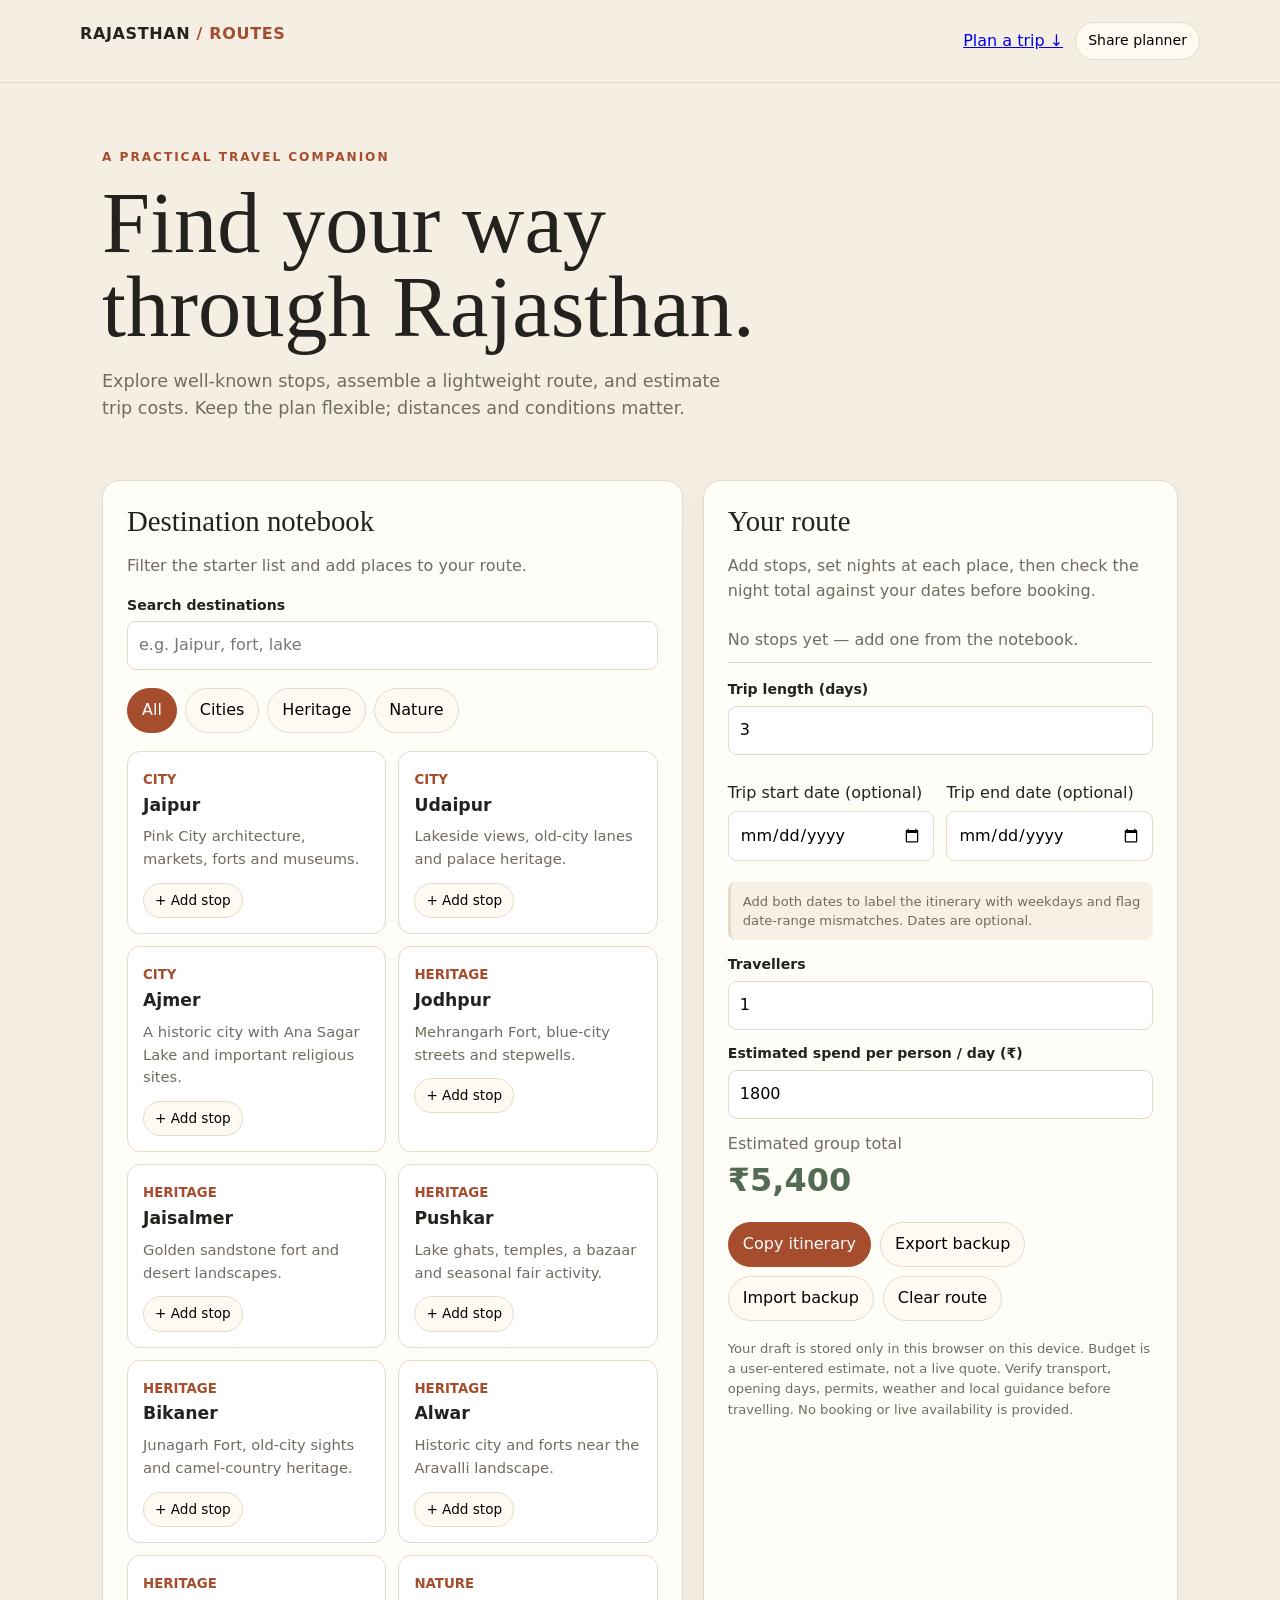
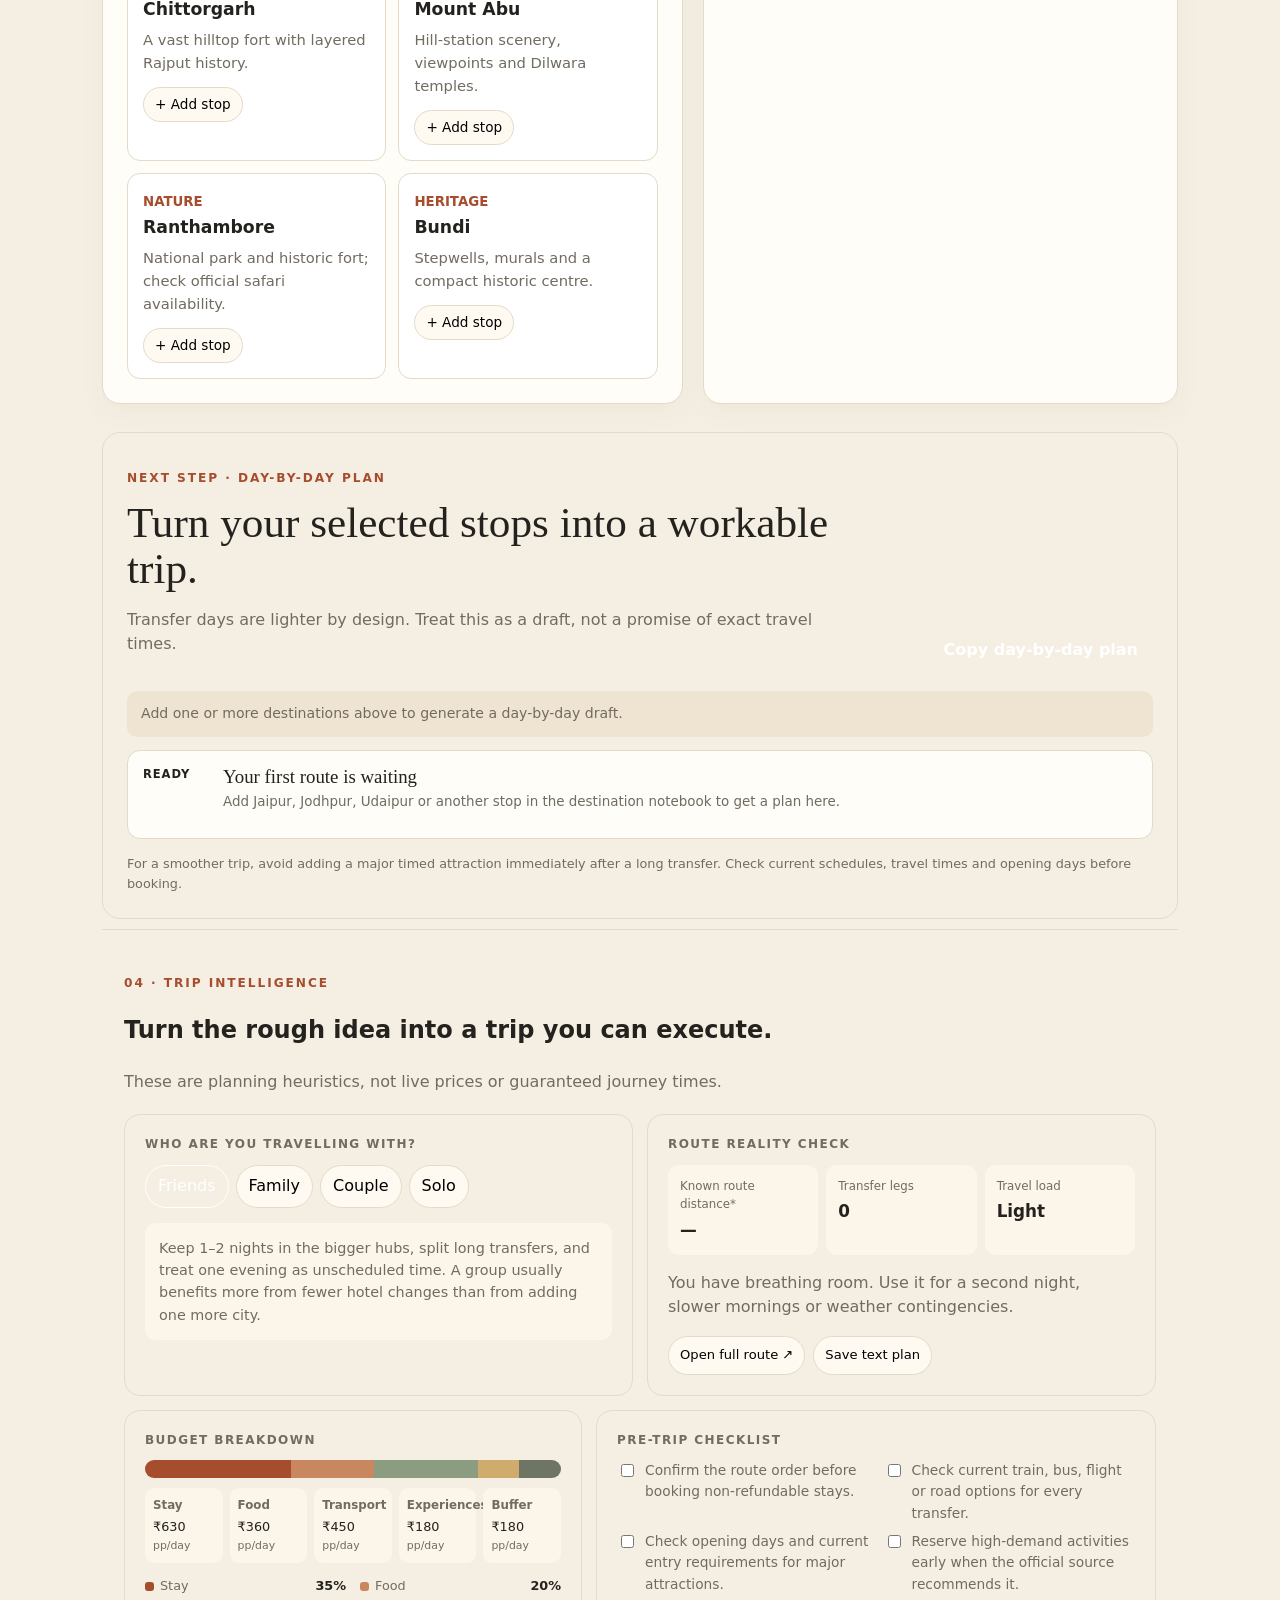
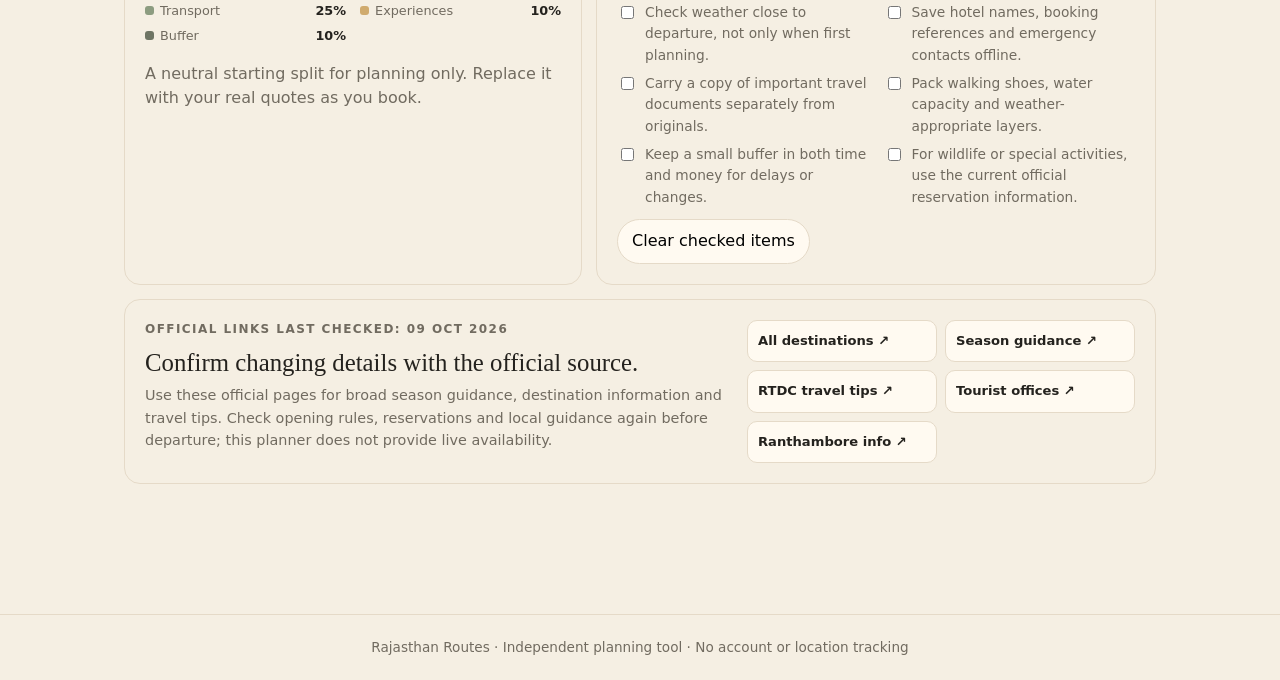
<file: index.html>
<!doctype html>
<html lang="en">
<head>
  <meta charset="utf-8">
  <meta name="viewport" content="width=device-width, initial-scale=1">
  <meta name="theme-color" content="#a64d2e">
  <meta name="robots" content="noindex">
  <title>Opening Rajasthan Routes…</title>
  <style>
    body{margin:0;min-height:100vh;display:grid;place-items:center;background:#f4eee3;color:#24221e;font:16px/1.5 system-ui,sans-serif}
    main{width:min(520px,calc(100% - 36px));padding:28px;background:#fffdf8;border:1px solid #ded2bf;border-radius:18px}
    h1{font:2rem Georgia,serif;margin:0 0 8px}
    p{color:#736c61}
    a{display:inline-block;margin-top:8px;background:#a64d2e;color:white;text-decoration:none;font-weight:700;padding:10px 15px;border-radius:999px}
  </style>
  <script>
    (function () {
      var base = window.location.pathname.replace(/index[.]html$/i, "");
      if (!base.endsWith("/")) base += "/";
      var target = base + "site/" + window.location.search + window.location.hash;
      var fallback = document.getElementById("appLink");
      if (fallback) fallback.href = target;
      window.location.replace(target);
    })();
  </script>
</head>
<body>
  <main>
    <h1>Rajasthan Routes</h1>
    <p>Opening the travel planner. If automatic redirection is blocked, use the button below.</p>
    <a id="appLink" href="./site/">Open the travel planner</a>
  </main>
</body>
</html>
</file>
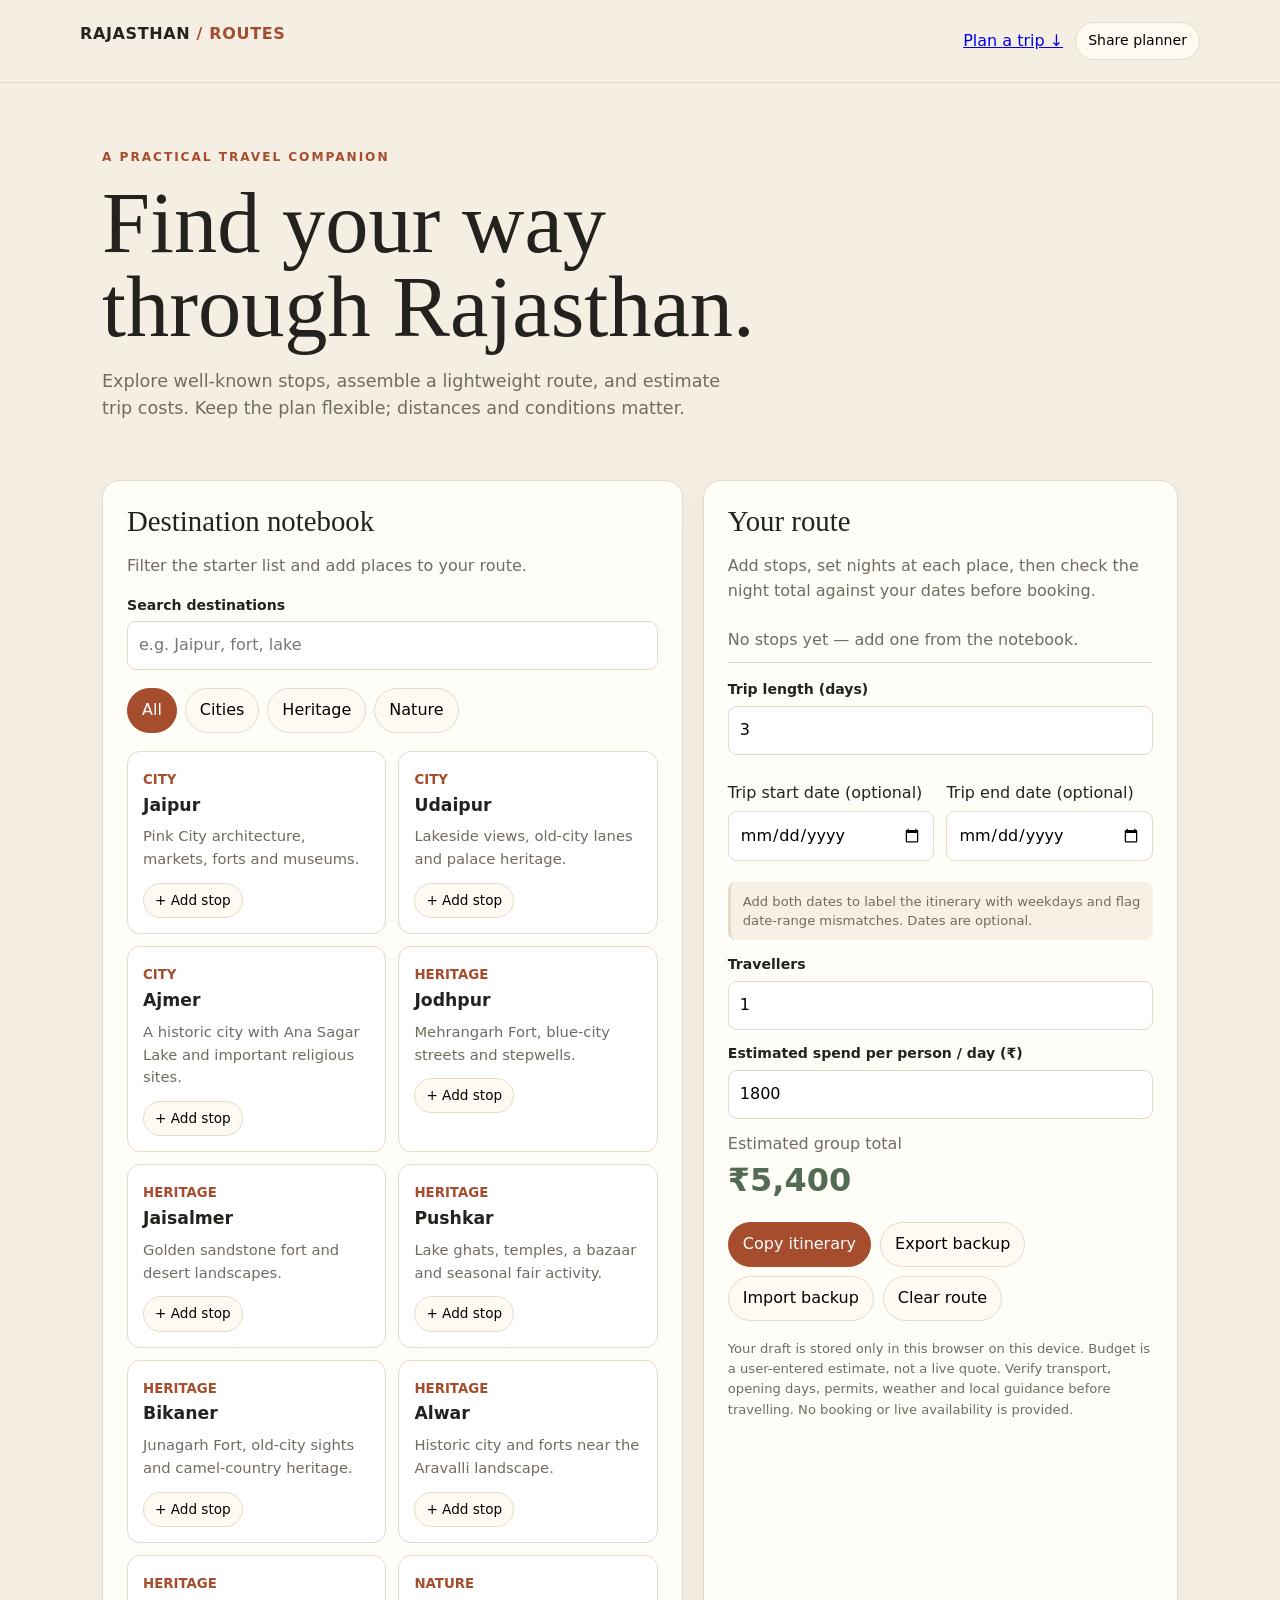
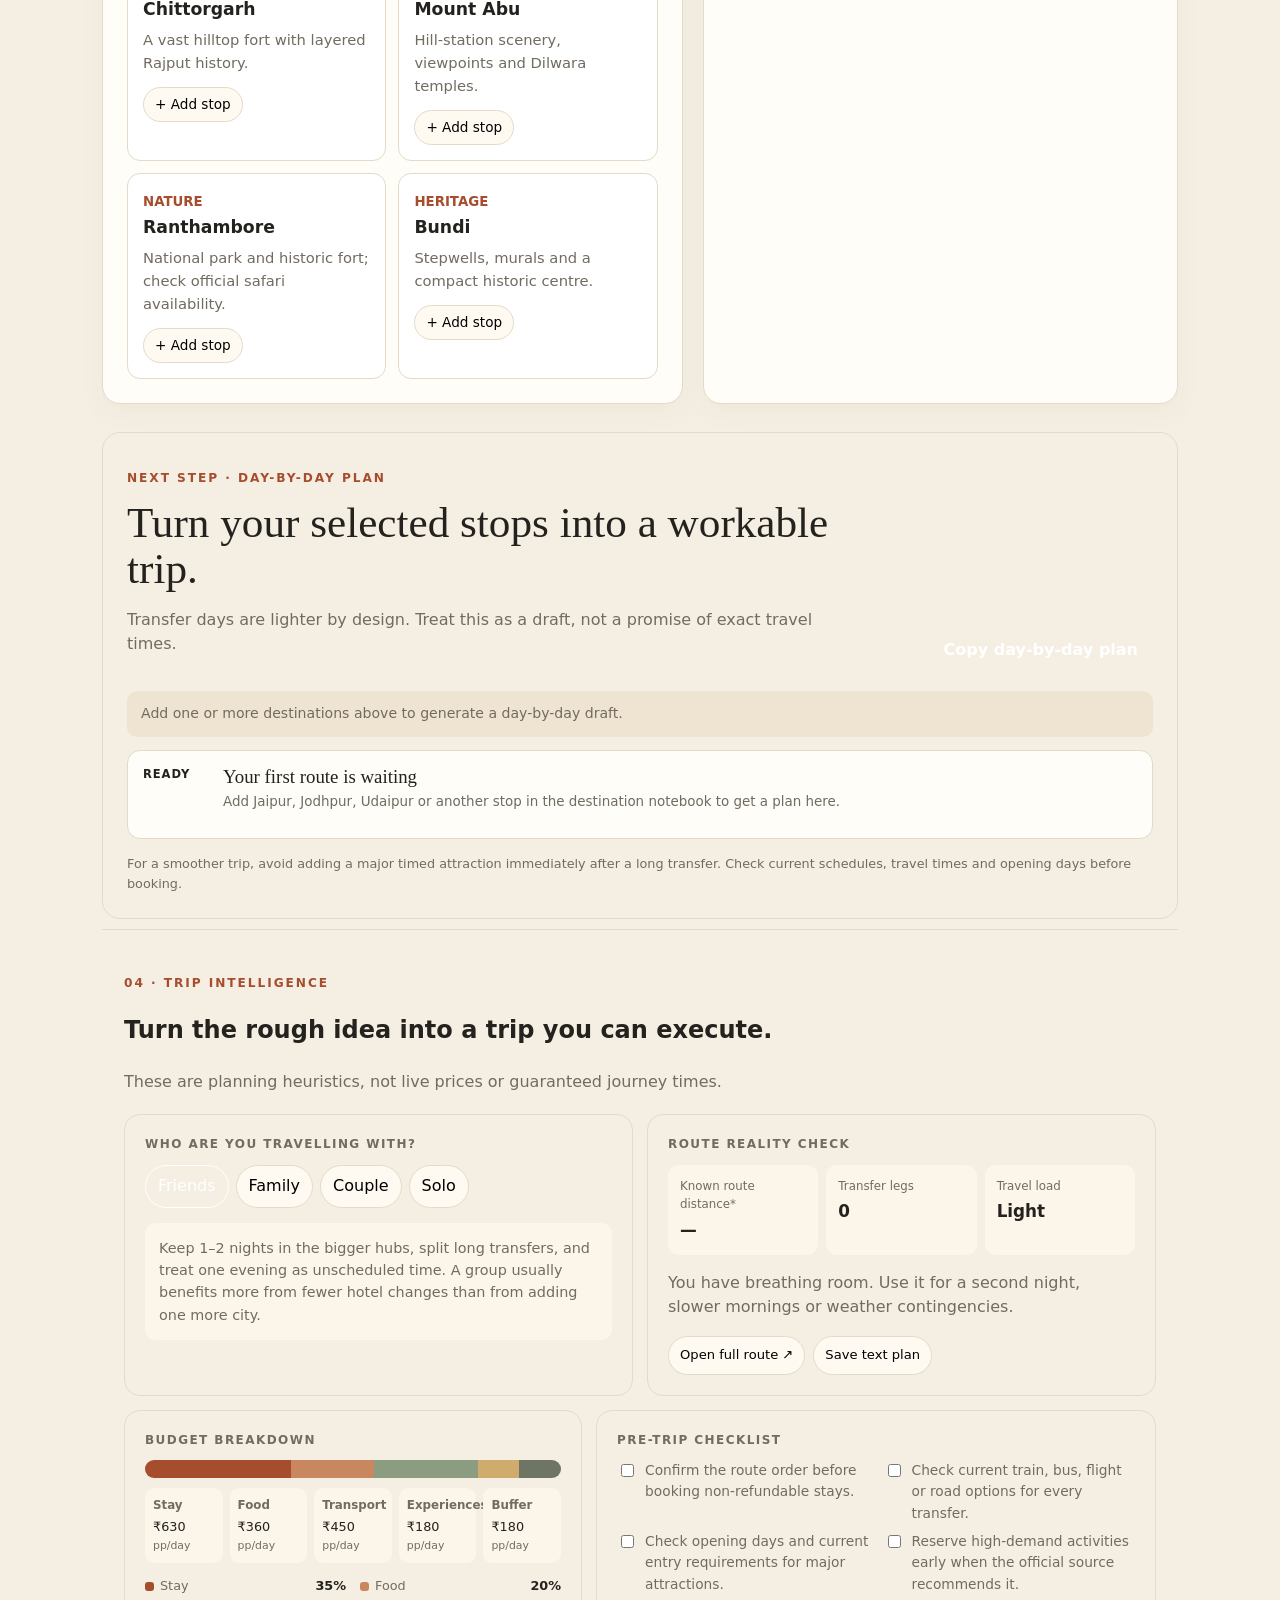
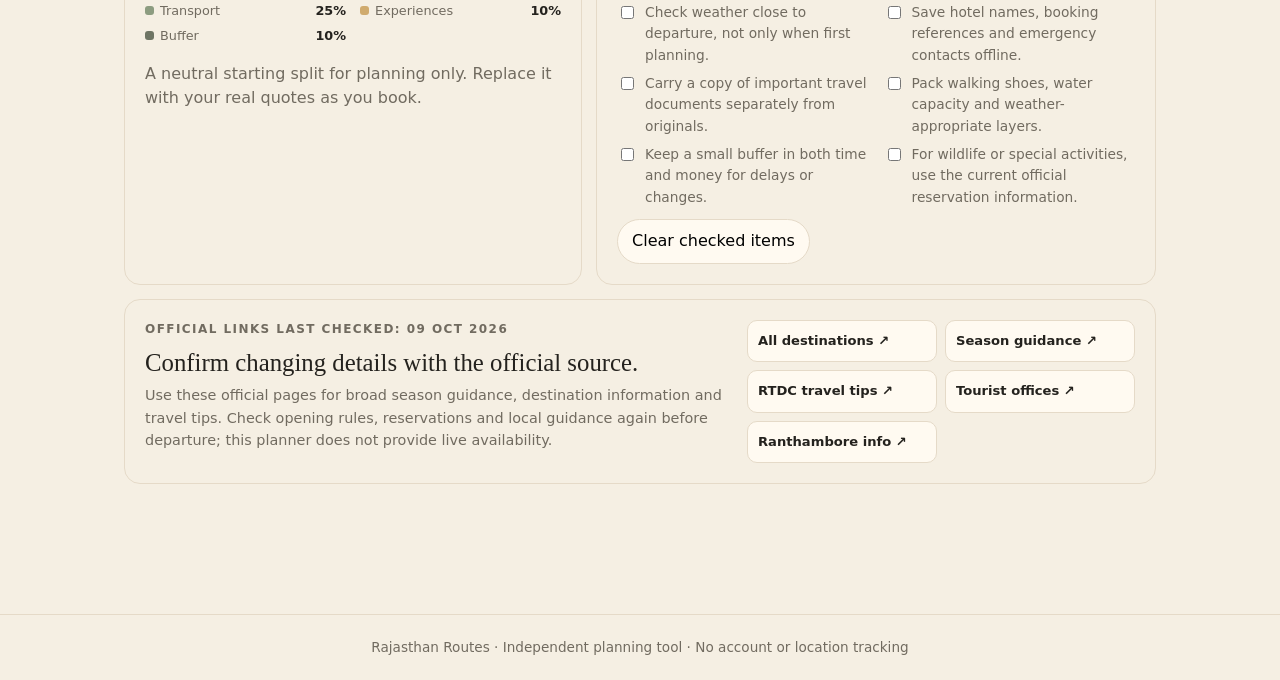
<file: site/index.html>
<!doctype html>
<html lang="en"><head><meta charset="utf-8"><meta name="viewport" content="width=device-width, initial-scale=1"><meta name="theme-color" content="#a64d2e"><link rel="manifest" href="./manifest.webmanifest"><link rel="stylesheet" href="./itinerary.css"><link rel="stylesheet" href="./trip-intelligence.css"><meta name="description" content="Plan a practical Rajasthan trip with destination ideas, an itinerary builder and an editable budget."><title>Rajasthan Routes — Travel Companion</title>
<style>
:root{--ink:#24221e;--muted:#716b60;--paper:#f5efe3;--card:#fffdf8;--rust:#a64d2e;--line:#e5dac8;--green:#526b52}*{box-sizing:border-box}body{margin:0;background:var(--paper);color:var(--ink);font:16px/1.55 system-ui,sans-serif}header{padding:22px max(22px,calc((100vw - 1120px)/2));border-bottom:1px solid var(--line);display:flex;justify-content:space-between}.brand{font-weight:800;letter-spacing:.04em}.brand span{color:var(--rust)}.hero{max-width:1120px;margin:auto;padding:65px 22px 40px}.eyebrow{color:var(--rust);text-transform:uppercase;letter-spacing:.16em;font-size:.76rem;font-weight:800}.hero h1{font:clamp(2.7rem,7vw,5.4rem)/.98 Georgia,serif;max-width:760px;margin:14px 0}.hero p{max-width:620px;color:var(--muted);font-size:1.1rem}.wrap{max-width:1120px;margin:auto;padding:0 22px 70px}.tools{display:grid;grid-template-columns:1.1fr .9fr;gap:20px}.panel{background:var(--card);border:1px solid var(--line);border-radius:18px;padding:24px;box-shadow:0 8px 28px #4a35100a}.panel h2{font:1.8rem Georgia,serif;margin:0 0 8px}.muted{color:var(--muted)}.filters{display:flex;gap:8px;flex-wrap:wrap;margin:18px 0}.chip,button{border:1px solid var(--line);background:#fffaf1;border-radius:999px;padding:9px 14px;font:inherit;cursor:pointer}.chip[aria-pressed=true],button.primary{background:var(--rust);color:white;border-color:var(--rust)}.destinations{display:grid;grid-template-columns:repeat(2,minmax(0,1fr));gap:12px}.place{border:1px solid var(--line);border-radius:13px;padding:15px;background:#fff}.place h3{margin:0;font-size:1.08rem}.place small{color:var(--rust);font-weight:700}.place p{font-size:.92rem;color:var(--muted);margin:7px 0 12px}.place button{padding:6px 11px;font-size:.85rem}.field{display:grid;gap:5px;margin:13px 0}.field label{font-size:.88rem;font-weight:700}.field input{width:100%;padding:11px;border:1px solid var(--line);border-radius:9px;background:white;font:inherit}.route{list-style:none;padding:0;margin:16px 0}.route li{display:flex;justify-content:space-between;gap:12px;align-items:center;border-bottom:1px solid var(--line);padding:9px 0}.route button{border:0;background:transparent;color:var(--rust);padding:4px}.total{font-size:2rem;font-weight:800;color:var(--green)}.actions{display:flex;gap:9px;flex-wrap:wrap;margin-top:16px}.notice{font-size:.82rem;color:var(--muted);margin-top:18px}.footer{border-top:1px solid var(--line);padding:22px;text-align:center;color:var(--muted);font-size:.85rem}@media(max-width:760px){.tools{grid-template-columns:1fr}.destinations{grid-template-columns:1fr}.hero{padding-top:48px}}
</style></head><body>
<header><div class="brand">RAJASTHAN<span> / ROUTES</span></div><div class="header-actions"><a href="#planner">Plan a trip ↓</a><button type="button" id="shareBtn">Share planner</button></div></header>
<section class="hero"><div class="eyebrow">A practical travel companion</div><h1>Find your way through Rajasthan.</h1><p>Explore well-known stops, assemble a lightweight route, and estimate trip costs. Keep the plan flexible; distances and conditions matter.</p></section>
<main class="wrap"><div class="tools"><section class="panel"><h2>Destination notebook</h2><p class="muted">Filter the starter list and add places to your route.</p><div class="field"><label for="search">Search destinations</label><input id="search" type="search" placeholder="e.g. Jaipur, fort, lake" autocomplete="off"></div><div class="filters" role="group" aria-label="Filter destinations"><button class="chip" data-filter="All" aria-pressed="true">All</button><button class="chip" data-filter="City" aria-pressed="false">Cities</button><button class="chip" data-filter="Heritage" aria-pressed="false">Heritage</button><button class="chip" data-filter="Nature" aria-pressed="false">Nature</button></div><div class="destinations" id="destinations"></div></section>
<section class="panel" id="planner"><h2>Your route</h2><p class="muted">Add stops, set nights at each place, then check the night total against your dates before booking.</p><ol class="route" id="route"><li class="muted">No stops yet — add one from the notebook.</li></ol><div class="field"><label for="days">Trip length (days)</label><input id="days" type="number" min="1" max="30" value="3"></div><div class="date-grid">
<label class="field"><span>Trip start date (optional)</span><input id="startDate" type="date" autocomplete="off"></label>
<label class="field"><span>Trip end date (optional)</span><input id="endDate" type="date" autocomplete="off"></label>
</div>
<p class="date-notice" id="dateNotice" role="status" aria-live="polite">Add both dates to label the itinerary with weekdays and flag date-range mismatches. Dates are optional.</p><div class="field"><label for="people">Travellers</label><input id="people" type="number" min="1" max="20" value="1"></div><div class="field"><label for="daily">Estimated spend per person / day (₹)</label><input id="daily" type="number" min="0" step="500" value="1800"></div><div class="muted">Estimated group total</div><div class="total" id="total" aria-live="polite">₹5,400</div><div class="actions"><button class="primary" id="copy">Copy itinerary</button><button id="exportDraft" type="button">Export backup</button><button id="importDraftBtn" type="button">Import backup</button><input id="importDraftFile" type="file" accept="application/json,.json" hidden><button id="clear">Clear route</button></div><p class="notice">Your draft is stored only in this browser on this device. Budget is a user-entered estimate, not a live quote. Verify transport, opening days, permits, weather and local guidance before travelling. No booking or live availability is provided.</p></section></div><section class="itinerary-section" id="itinerary">
  <div class="itinerary-title">
    <div><p class="eyebrow">Next step · Day-by-day plan</p><h2>Turn your selected stops into a workable trip.</h2><p class="muted">Transfer days are lighter by design. Treat this as a draft, not a promise of exact travel times.</p></div>
    <button class="primary-button" id="itineraryCopy" type="button">Copy day-by-day plan</button>
  </div>
  <div class="itinerary-summary" id="itinerarySummary" aria-live="polite"></div>
  <div class="itinerary-timeline" id="timeline" aria-live="polite"></div>
  <p class="itinerary-footnote">For a smoother trip, avoid adding a major timed attraction immediately after a long transfer. Check current schedules, travel times and opening days before booking.</p>
</section><section class="intelligence" id="trip-intelligence">
<div class="intel-head"><div><p class="eyebrow">04 · Trip intelligence</p><h2>Turn the rough idea into a trip you can execute.</h2><p class="muted">These are planning heuristics, not live prices or guaranteed journey times.</p></div></div>
<div class="intel-grid">
<article class="intel-card lens-card"><div class="card-kicker">Who are you travelling with?</div><div class="lens-row" id="lensRow"><button type="button" data-lens="friends" class="lens active">Friends</button><button type="button" data-lens="family" class="lens">Family</button><button type="button" data-lens="couple" class="lens">Couple</button><button type="button" data-lens="solo" class="lens">Solo</button></div><div class="lens-output" id="lensOutput"></div></article>
<article class="intel-card reality-card"><div class="card-kicker">Route reality check</div><div class="reality-grid"><div><span>Known route distance*</span><strong id="routeKm">—</strong></div><div><span>Transfer legs</span><strong id="transferLegs">—</strong></div><div><span>Travel load</span><strong id="travelLoad">—</strong></div></div><p id="routeAdvice" class="muted"></p><div class="actions-row"><button class="btn tiny" id="mapsRouteBtn" type="button">Open full route ↗</button><button class="btn tiny" id="downloadBtn" type="button">Save text plan</button></div></article>
</div>
<div class="intel-grid lower">
<article class="intel-card budget-card"><div class="card-kicker">Budget breakdown</div><div class="budget-bar" id="budgetBar"><span data-part="stay"></span><span data-part="food"></span><span data-part="transport"></span><span data-part="experiences"></span><span data-part="buffer"></span></div><div class="budget-amounts" id="budgetAmounts" aria-live="polite"></div><div class="budget-legend"><span><i></i>Stay <b>35%</b></span><span><i></i>Food <b>20%</b></span><span><i></i>Transport <b>25%</b></span><span><i></i>Experiences <b>10%</b></span><span><i></i>Buffer <b>10%</b></span></div><p class="muted">A neutral starting split for planning only. Replace it with your real quotes as you book.</p></article>
<article class="intel-card checklist-card"><div class="card-kicker">Pre-trip checklist</div><div id="checklist" class="checklist"></div><button type="button" class="text-btn" id="clearChecks">Clear checked items</button></article>
</div>
<article class="intel-card source-card"><div><div class="card-kicker">Official links last checked: 09 Oct 2026</div><h3>Confirm changing details with the official source.</h3><p>Use these official pages for broad season guidance, destination information and travel tips. Check opening rules, reservations and local guidance again before departure; this planner does not provide live availability.</p></div><div class="source-links"><a href="https://www.tourism.rajasthan.gov.in/tourist-destinations.html" target="_blank" rel="noopener noreferrer">All destinations ↗</a><a href="https://www.tourism.rajasthan.gov.in/best-time-to-visit.html" target="_blank" rel="noopener noreferrer">Season guidance ↗</a><a href="https://rtdc.tourism.rajasthan.gov.in/Pages/TravelTips.aspx" target="_blank" rel="noopener noreferrer">RTDC travel tips ↗</a><a href="https://www.tourism.rajasthan.gov.in/contact-us.html" target="_blank" rel="noopener noreferrer">Tourist offices ↗</a><a href="https://www.tourism.rajasthan.gov.in/content/rajasthan-tourism/en/tourist-destinations/ranthambore.html" target="_blank" rel="noopener noreferrer">Ranthambore info ↗</a></div></article>
</section></main>
<footer class="footer">Rajasthan Routes · Independent planning tool · No account or location tracking</footer>
<script>
(function(){
const places=[{name:"Jaipur",kind:"City",detail:"Pink City architecture, markets, forts and museums."},{name:"Udaipur",kind:"City",detail:"Lakeside views, old-city lanes and palace heritage."},{name:"Ajmer",kind:"City",detail:"A historic city with Ana Sagar Lake and important religious sites."},{name:"Jodhpur",kind:"Heritage",detail:"Mehrangarh Fort, blue-city streets and stepwells."},{name:"Jaisalmer",kind:"Heritage",detail:"Golden sandstone fort and desert landscapes."},{name:"Pushkar",kind:"Heritage",detail:"Lake ghats, temples, a bazaar and seasonal fair activity."},{name:"Bikaner",kind:"Heritage",detail:"Junagarh Fort, old-city sights and camel-country heritage."},{name:"Alwar",kind:"Heritage",detail:"Historic city and forts near the Aravalli landscape."},{name:"Chittorgarh",kind:"Heritage",detail:"A vast hilltop fort with layered Rajput history."},{name:"Mount Abu",kind:"Nature",detail:"Hill-station scenery, viewpoints and Dilwara temples."},{name:"Ranthambore",kind:"Nature",detail:"National park and historic fort; check official safari availability."},{name:"Bundi",kind:"Heritage",detail:"Stepwells, murals and a compact historic centre."}];
let filter="All",query="",route=[],nightsByStop={};const defaultNights={Jaipur:2,Udaipur:2,Ajmer:1,Jodhpur:2,Jaisalmer:2,Pushkar:1,Bikaner:1,Alwar:1,Chittorgarh:1,"Mount Abu":2,Ranthambore:2,Bundi:1};const $=s=>document.querySelector(s);const fmt=n=>"₹"+Math.max(0,Math.round(n)).toLocaleString("en-IN");
function renderPlaces(){const list=places.filter(p=>(filter==="All"||p.kind===filter)&&(!query||((p.name+" "+p.kind+" "+p.detail).toLowerCase().includes(query))));$("#destinations").innerHTML=list.map(p=>'<article class="place"><small>'+p.kind.toUpperCase()+'</small><h3>'+p.name+'</h3><p>'+p.detail+'</p><button type="button" data-add="'+p.name+'">+ Add stop</button></article>').join("");document.querySelectorAll("[data-add]").forEach(b=>b.addEventListener("click",()=>{const n=b.dataset.add;if(!route.includes(n)){route.push(n);if(!Number.isInteger(nightsByStop[n]))nightsByStop[n]=defaultNights[n]||1}renderRoute();save()}))}
function renderRoute(){const el=$("#route");el.innerHTML=route.length?route.map((n,i)=>'<li data-city="'+n+'"><span class="route-city"><strong>'+(i+1)+'. '+n+'</strong><label class="night-control" for="nights-'+i+'">Nights<input id="nights-'+i+'" type="number" min="0" max="14" step="1" inputmode="numeric" data-nights="'+n+'" value="'+(Number.isInteger(nightsByStop[n])?nightsByStop[n]:(defaultNights[n]||1))+'" aria-label="Nights in '+n+'"></label></span><span class="route-actions"><button type="button" aria-label="Move '+n+' up" data-up="'+i+'" '+(i===0?"disabled":"")+'>↑</button><button type="button" aria-label="Remove '+n+'" data-remove="'+i+'">Remove</button></span></li>').join(""):'<li class="muted">No stops yet — add one from the notebook.</li>';document.querySelectorAll("[data-nights]").forEach(input=>input.addEventListener("change",()=>{const raw=input.value.trim();if(raw===""){input.value=String(nightsByStop[input.dataset.nights]??defaultNights[input.dataset.nights]??1);return}const value=Number(raw);if(!Number.isFinite(value)){input.value=String(nightsByStop[input.dataset.nights]??1);return}nightsByStop[input.dataset.nights]=Math.max(0,Math.min(14,Math.round(value)));input.value=String(nightsByStop[input.dataset.nights]);save();window.dispatchEvent(new Event("rr:nights-changed"))}));document.querySelectorAll("[data-up]").forEach(b=>b.addEventListener("click",()=>{const i=Number(b.dataset.up);if(i>0){[route[i-1],route[i]]=[route[i],route[i-1]];renderRoute();save()}}));document.querySelectorAll("[data-remove]").forEach(b=>b.addEventListener("click",()=>{route.splice(Number(b.dataset.remove),1);renderRoute();save()}));updateTotal()}
function save(){try{localStorage.setItem("rajasthan-routes",JSON.stringify({route,nightsByStop,days:$("#days").value,people:$("#people").value,daily:$("#daily").value,startDate:$("#startDate").value,endDate:$("#endDate").value}))}catch(e){}}
function updateTotal(){const days=Math.max(1,Math.min(30,Number($("#days").value)||1)),people=Math.max(1,Math.min(20,Number($("#people").value)||1)),daily=Math.max(0,Number($("#daily").value)||0);$("#total").textContent=fmt(days*people*daily);save()}
function validDate(value){if(!/^[0-9]{4}-[0-9]{2}-[0-9]{2}$/.test(value||""))return null;const parts=value.split("-").map(Number);const date=new Date(parts[0],parts[1]-1,parts[2],12);return date.getFullYear()===parts[0]&&date.getMonth()===parts[1]-1&&date.getDate()===parts[2]?date:null}
function seasonHint(date){if(!date)return "";const month=date.getMonth()+1;if([11,12,1,2].includes(month))return "Season prompt: pack a light warm layer for cooler mornings/evenings.";if([3,4,5,6].includes(month))return "Season prompt: heat can be intense; schedule outdoor visits earlier and check local forecasts.";if([7,8,9].includes(month))return "Season prompt: monsoon conditions vary; leave road-transfer buffers and recheck weather.";return "Season prompt: conditions vary by region in October; check the forecast closer to travel."}
function syncTripDates(){const start=$("#startDate").value,end=$("#endDate").value,startDate=validDate(start),endDate=validDate(end),notice=$("#dateNotice");$("#endDate").min=start||"";if((start&&!startDate)||(end&&!endDate)){notice.textContent="Enter valid calendar dates, or leave a date field empty.";notice.dataset.state="error";$("#days").readOnly=false;save();window.dispatchEvent(new Event("rr:dates-changed"));return}
if(startDate&&endDate){const days=Math.round((Date.UTC(endDate.getFullYear(),endDate.getMonth(),endDate.getDate())-Date.UTC(startDate.getFullYear(),startDate.getMonth(),startDate.getDate()))/86400000)+1;if(days<1){notice.textContent="End date must be on or after the start date.";notice.dataset.state="error";$("#days").readOnly=false;save();window.dispatchEvent(new Event("rr:dates-changed"));return}$("#days").readOnly=true;if(days>30){$("#days").value="30";notice.textContent="This is a "+days+"-day calendar range; the planner supports up to 30 days. Shorten the dates for a complete dated itinerary. "+seasonHint(startDate);notice.dataset.state="warning"}else{$("#days").value=String(days);notice.textContent=days+" calendar day"+(days===1?"":"s")+" selected. Trip length is derived from the dates. "+seasonHint(startDate)+" This is general guidance, not a forecast.";notice.dataset.state="valid"}updateTotal()}
else{$("#days").readOnly=false;notice.textContent=(startDate?"Start date saved. Add an end date to calculate trip length. "+seasonHint(startDate):endDate?"End date saved. Add a start date to calculate trip length.":"Dates are optional. Add both dates to label the itinerary with weekdays and flag date-range mismatches.");notice.dataset.state="neutral";save()}
window.dispatchEvent(new Event("rr:dates-changed"))}
$("#startDate").addEventListener("change",syncTripDates);$("#endDate").addEventListener("change",syncTripDates);
document.querySelectorAll("[data-filter]").forEach(b=>b.addEventListener("click",()=>{filter=b.dataset.filter;document.querySelectorAll("[data-filter]").forEach(x=>x.setAttribute("aria-pressed",String(x===b)));renderPlaces()}));["days","people","daily"].forEach(id=>$("#"+id).addEventListener("input",updateTotal));$("#search").addEventListener("input",e=>{query=e.target.value.trim().toLowerCase();renderPlaces()});try{const saved=JSON.parse(localStorage.getItem("rajasthan-routes")||"null");if(saved){route=Array.isArray(saved.route)?saved.route.filter(n=>places.some(p=>p.name===n)):[];if(saved.nightsByStop&&typeof saved.nightsByStop==="object")nightsByStop=Object.fromEntries(Object.entries(saved.nightsByStop).filter(([name,value])=>places.some(p=>p.name===name)&&Number.isInteger(value)&&value>=0&&value<=14));route.forEach(name=>{if(!Number.isInteger(nightsByStop[name]))nightsByStop[name]=defaultNights[name]||1});if(saved.days)$("#days").value=saved.days;if(saved.people)$("#people").value=saved.people;if(saved.daily)$("#daily").value=saved.daily;if(saved.startDate)$("#startDate").value=saved.startDate;if(saved.endDate)$("#endDate").value=saved.endDate}}catch(e){}
$("#clear").addEventListener("click",()=>{route=[];nightsByStop={};renderRoute();save()});
$("#shareBtn").addEventListener("click",async()=>{
 const button=$("#shareBtn"),original=button.textContent;
 try{
   if(navigator.share){await navigator.share({title:"Rajasthan Routes",text:"Plan a Rajasthan trip with this travel companion.",url:window.location.href});button.textContent="Shared"}
   else if(navigator.clipboard&&navigator.clipboard.writeText){await navigator.clipboard.writeText(window.location.href);button.textContent="Link copied"}
   else{const input=document.createElement("textarea");input.value=window.location.href;document.body.appendChild(input);input.select();const ok=document.execCommand("copy");input.remove();if(!ok)throw new Error("Copy unavailable");button.textContent="Link copied"}
 }catch(error){if(error&&error.name==="AbortError")return;button.textContent="Copy URL manually";window.setTimeout(()=>button.textContent=original,2500);return}
 window.setTimeout(()=>button.textContent=original,1800);
});
function notifyDraft(message){const notice=$("#toast");if(!notice)return;notice.textContent=message;notice.classList.add("show");window.setTimeout(()=>notice.classList.remove("show"),2200)}
function boundedNumber(value,min,max,fallback){const n=Number(value);return Number.isFinite(n)?Math.max(min,Math.min(max,n)):fallback}
$("#exportDraft").addEventListener("click",()=>{
 let checks={},lens="friends";
 try{checks=JSON.parse(localStorage.getItem("rr-checks")||"{}");lens=localStorage.getItem("rr-lens")||lens}catch(e){}
 const data={version:1,exportedAt:new Date().toISOString(),route:route.slice(),nightsByStop,days:boundedNumber($("#days").value,1,30,3),startDate:$("#startDate").value,endDate:$("#endDate").value,people:boundedNumber($("#people").value,1,20,1),daily:boundedNumber($("#daily").value,0,100000,1800),checks,lens};
 const blob=new Blob([JSON.stringify(data,null,2)],{type:"application/json;charset=utf-8"});const url=URL.createObjectURL(blob);const a=document.createElement("a");a.href=url;a.download="rajasthan-trip-backup.json";document.body.appendChild(a);a.click();window.setTimeout(()=>{URL.revokeObjectURL(url);a.remove()},500);notifyDraft("Trip backup exported. Move the JSON file to import it on another device.");
});
$("#importDraftBtn").addEventListener("click",()=>$("#importDraftFile").click());
$("#importDraftFile").addEventListener("change",async event=>{
 const file=event.target.files&&event.target.files[0];if(!file)return;
 try{
  const data=JSON.parse(await file.text());
  if(!data||data.version!==1||!Array.isArray(data.route))throw new Error("This is not a supported Rajasthan Routes backup.");
  const allowed=places.map(place=>place.name);const incoming=data.route.filter(name=>typeof name==="string"&&allowed.includes(name));
  route=incoming;nightsByStop={};if(data.nightsByStop&&typeof data.nightsByStop==="object")Object.entries(data.nightsByStop).forEach(([name,value])=>{if(allowed.includes(name)&&Number.isInteger(value)&&value>=0&&value<=14)nightsByStop[name]=value});route.forEach(name=>{if(!Number.isInteger(nightsByStop[name]))nightsByStop[name]=defaultNights[name]||1});$("#days").value=boundedNumber(data.days,1,30,3);$("#startDate").value=typeof data.startDate==="string"?data.startDate:"";$("#endDate").value=typeof data.endDate==="string"?data.endDate:"";$("#people").value=boundedNumber(data.people,1,20,1);$("#daily").value=boundedNumber(data.daily,0,100000,1800);
  try{if(data.checks&&typeof data.checks==="object")localStorage.setItem("rr-checks",JSON.stringify(data.checks));if(["friends","family","couple","solo"].includes(data.lens))localStorage.setItem("rr-lens",data.lens)}catch(e){}
  renderRoute();if($("#startDate").value||$("#endDate").value)syncTripDates();else save();renderPlaces();window.dispatchEvent(new Event("rr:backup-imported"));window.dispatchEvent(new Event("rr:nights-changed"));notifyDraft(incoming.length===data.route.length?"Trip backup imported.":"Backup imported; unsupported destination names were skipped.");
 }catch(error){notifyDraft(error.message||"Could not import that backup.");}
 finally{event.target.value=""}
});$("#copy").addEventListener("click",async()=>{const text="Rajasthan trip draft\nStops: "+(route.length?route.join(" → "):"Not selected")+"\nNights per stop: "+(route.length?route.map(n=>n+" — "+(nightsByStop[n]??defaultNights[n]??1)+" night(s)").join(", "):"Not assigned")+"\nDays: "+$("#days").value+"\nStart date: "+($("#startDate").value||"Not set")+"\nEnd date: "+($("#endDate").value||"Not set")+"\nTravellers: "+$("#people").value+"\nEstimated group budget: "+$("#total").textContent;try{await navigator.clipboard.writeText(text);$("#copy").textContent="Copied"}catch(e){const area=document.createElement("textarea");area.value=text;document.body.appendChild(area);area.select();document.execCommand("copy");area.remove();$("#copy").textContent="Copied"}});renderPlaces();renderRoute();if($("#startDate").value||$("#endDate").value)syncTripDates();else updateTotal();
})();
</script><script>if("serviceWorker" in navigator){window.addEventListener("load",()=>navigator.serviceWorker.register("./sw.js").catch(()=>{}))}</script><script src="./itinerary.js"></script><script src="./trip-intelligence.js"></script></body></html>
</file>
<file: site/itinerary.css>
.itinerary-section{margin:28px 0 10px;padding:24px;background:var(--paper);border:1px solid var(--line);border-radius:18px;box-shadow:var(--shadow)}.itinerary-title{display:flex;justify-content:space-between;align-items:end;gap:20px;margin-bottom:18px}.itinerary-title h2{font:clamp(1.8rem,4vw,2.7rem)/1.06 Georgia,serif;margin:0}.itinerary-title p:not(.eyebrow){color:var(--muted);max-width:700px}.primary-button{background:var(--accent);color:white;border:1px solid var(--accent);border-radius:999px;padding:10px 15px;font-weight:750;cursor:pointer;white-space:nowrap}.primary-button:hover{background:var(--accent-dark)}.itinerary-summary{background:#efe4d2;border-radius:10px;padding:12px 14px;margin-bottom:13px;color:var(--muted);font-size:.88rem}.itinerary-timeline{display:grid;gap:10px}.itinerary-day{display:grid;grid-template-columns:65px 1fr;gap:15px;border:1px solid var(--line);background:#fffdf8;border-radius:13px;padding:15px}.day-tag{font-size:.72rem;text-transform:uppercase;letter-spacing:.08em;color:var(--accent);font-weight:850}.itinerary-day h3{margin:0;font:1.18rem Georgia,serif}.itinerary-day p{margin:4px 0 10px;color:var(--muted);font-size:.84rem}.day-stops{display:grid;grid-template-columns:repeat(3,minmax(0,1fr));gap:8px}.day-stop{background:#fbf5ea;padding:10px;border-radius:9px}.day-stop strong{display:block;color:var(--accent);font-size:.72rem;text-transform:uppercase;letter-spacing:.07em}.day-stop span{font-size:.84rem}.itinerary-footnote{color:var(--muted);font-size:.8rem;margin:15px 0 0}@media(max-width:700px){.itinerary-section{padding:18px 14px}.itinerary-title{align-items:start;flex-direction:column}.itinerary-day{grid-template-columns:50px 1fr;padding:11px}.day-stops{grid-template-columns:1fr}.primary-button{width:100%}}
.date-grid{display:grid;grid-template-columns:1fr 1fr;gap:12px}.date-notice{font-size:.82rem;line-height:1.45;color:var(--muted);background:#f8f0e4;border-left:3px solid var(--line);border-radius:8px;padding:10px 12px;margin:8px 0 14px}.date-notice[data-state=valid]{border-left-color:var(--sage)}.date-notice[data-state=warning],.date-notice[data-state=error]{border-left-color:var(--accent);color:var(--accent-dark)}.day-tag span{display:block;margin-top:5px;font-size:.69rem;font-weight:650;letter-spacing:0;text-transform:none;color:var(--muted);white-space:nowrap}.day-tag{min-width:65px}@media(max-width:620px){.date-grid{grid-template-columns:1fr;gap:0}.day-tag span{white-space:normal}}

.route li{gap:10px;align-items:center}.route-city{display:flex;flex-direction:column;gap:6px;min-width:0}.night-control{display:inline-flex;align-items:center;gap:7px;font-size:.76rem;color:var(--muted);font-weight:700}.night-control input{width:66px;min-height:34px;padding:5px 7px;border:1px solid var(--line);border-radius:8px;background:#fffdf8;color:var(--ink);font:inherit;font-size:.88rem}.route-actions{display:flex;align-items:center;gap:5px;flex-shrink:0}.route-actions button{min-height:34px}.route li strong{overflow-wrap:anywhere}@media(max-width:440px){.route li{align-items:flex-start}.route-actions{padding-top:2px}.night-control input{width:58px}}


/* Keep keyboard focus visible across buttons, links and form controls. */
:where(a,button,input,select,textarea,[tabindex]):focus-visible{
  outline:3px solid #24221e;
  outline-offset:3px;
}
</file>
<file: site/trip-intelligence.css>
.intelligence{max-width:1180px;margin:0 auto;padding:32px 22px 60px;border-top:1px solid var(--line)}.intel-head{margin-bottom:20px}.intel-grid{display:grid;grid-template-columns:1fr 1fr;gap:14px;margin-bottom:14px}.intel-card{background:var(--paper);border:1px solid var(--line);border-radius:16px;padding:20px;box-shadow:var(--shadow)}.card-kicker{font-size:.75rem;text-transform:uppercase;letter-spacing:.12em;color:var(--muted);font-weight:800;margin-bottom:11px}.lens-row{display:flex;flex-wrap:wrap;gap:7px}.lens{border:1px solid var(--line);background:#fffaf1;border-radius:999px;padding:8px 12px;cursor:pointer}.lens.active{background:var(--accent);border-color:var(--accent);color:white}.lens-output{margin-top:15px;padding:14px;border-radius:11px;background:#fbf5ea;color:var(--muted);font-size:.9rem}.reality-grid{display:grid;grid-template-columns:repeat(3,1fr);gap:8px}.reality-grid div{background:#fbf5ea;border-radius:11px;padding:12px}.reality-grid span{display:block;font-size:.74rem;color:var(--muted)}.reality-grid strong{display:block;margin-top:3px;font-size:1.05rem}.actions-row{display:flex;gap:8px;flex-wrap:wrap;margin-top:14px}.btn.tiny{padding:8px 11px;font-size:.82rem}.lower{grid-template-columns:.9fr 1.1fr}.budget-bar{height:18px;border-radius:999px;overflow:hidden;display:flex;background:#eee4d5}.budget-bar span{height:100%;display:block}.budget-bar span[data-part=stay]{width:35%;background:#a64d2e}.budget-bar span[data-part=food]{width:20%;background:#c8875e}.budget-bar span[data-part=transport]{width:25%;background:#8c9c80}.budget-bar span[data-part=experiences]{width:10%;background:#d0ab6e}.budget-bar span[data-part=buffer]{width:10%;background:#6e7564}.budget-legend{display:grid;grid-template-columns:1fr 1fr;gap:5px 14px;margin-top:13px;font-size:.8rem;color:var(--muted)}.budget-legend span{display:flex;align-items:center;gap:6px}.budget-legend i{display:inline-block;width:9px;height:9px;border-radius:3px;background:var(--line)}.budget-legend span:nth-child(1) i{background:#a64d2e}.budget-legend span:nth-child(2) i{background:#c8875e}.budget-legend span:nth-child(3) i{background:#8c9c80}.budget-legend span:nth-child(4) i{background:#d0ab6e}.budget-legend span:nth-child(5) i{background:#6e7564}.budget-legend b{color:var(--ink);margin-left:auto}.checklist{display:grid;grid-template-columns:1fr 1fr;gap:7px 15px;margin-bottom:11px}.check-item{display:flex;gap:8px;align-items:flex-start;font-size:.86rem;color:var(--muted)}.check-item input{margin-top:4px;accent-color:var(--accent)}.check-item.done span{text-decoration:line-through;opacity:.6}.source-card{display:grid;grid-template-columns:1.2fr .8fr;gap:20px;align-items:start}.source-card h3{font:1.55rem Georgia,serif;margin:0 0 7px}.source-card p{margin:0;color:var(--muted);font-size:.9rem}.source-links{display:grid;grid-template-columns:1fr 1fr;gap:8px}.source-links a{border:1px solid var(--line);border-radius:10px;padding:10px;text-decoration:none;color:var(--accent);font-size:.82rem;font-weight:700;background:#fffaf1}@media(max-width:760px){.intelligence{padding:25px 16px 45px}.intel-grid,.lower,.source-card{grid-template-columns:1fr}.reality-grid{grid-template-columns:1fr 1fr}.checklist{grid-template-columns:1fr}.source-links{grid-template-columns:1fr 1fr}}@media(max-width:460px){.reality-grid{grid-template-columns:1fr}.source-links{grid-template-columns:1fr}.budget-legend{grid-template-columns:1fr}.lens{flex:1}}
.budget-amounts{display:grid;grid-template-columns:repeat(5,minmax(0,1fr));gap:7px;margin-top:10px}.budget-amounts span{display:grid;gap:2px;background:#fbf5ea;padding:8px;border-radius:9px;font-size:.8rem;font-variant-numeric:tabular-nums}.budget-amounts strong{font-size:.74rem;color:var(--muted)}.budget-amounts small{font-size:.68rem;color:var(--muted)}@media(max-width:760px){.budget-amounts{grid-template-columns:repeat(2,minmax(0,1fr))}.budget-amounts span:last-child{grid-column:span 2}}
.header-actions{display:flex;align-items:center;gap:12px}.header-actions button{padding:7px 12px;font-size:.88rem}
@media(max-width:760px){header{gap:10px;flex-wrap:wrap;padding:14px 16px}.header-actions{gap:8px;flex-wrap:wrap;justify-content:flex-end}.header-actions a,.header-actions button{font-size:.82rem}.header-actions button{padding:7px 9px}}
</file>
